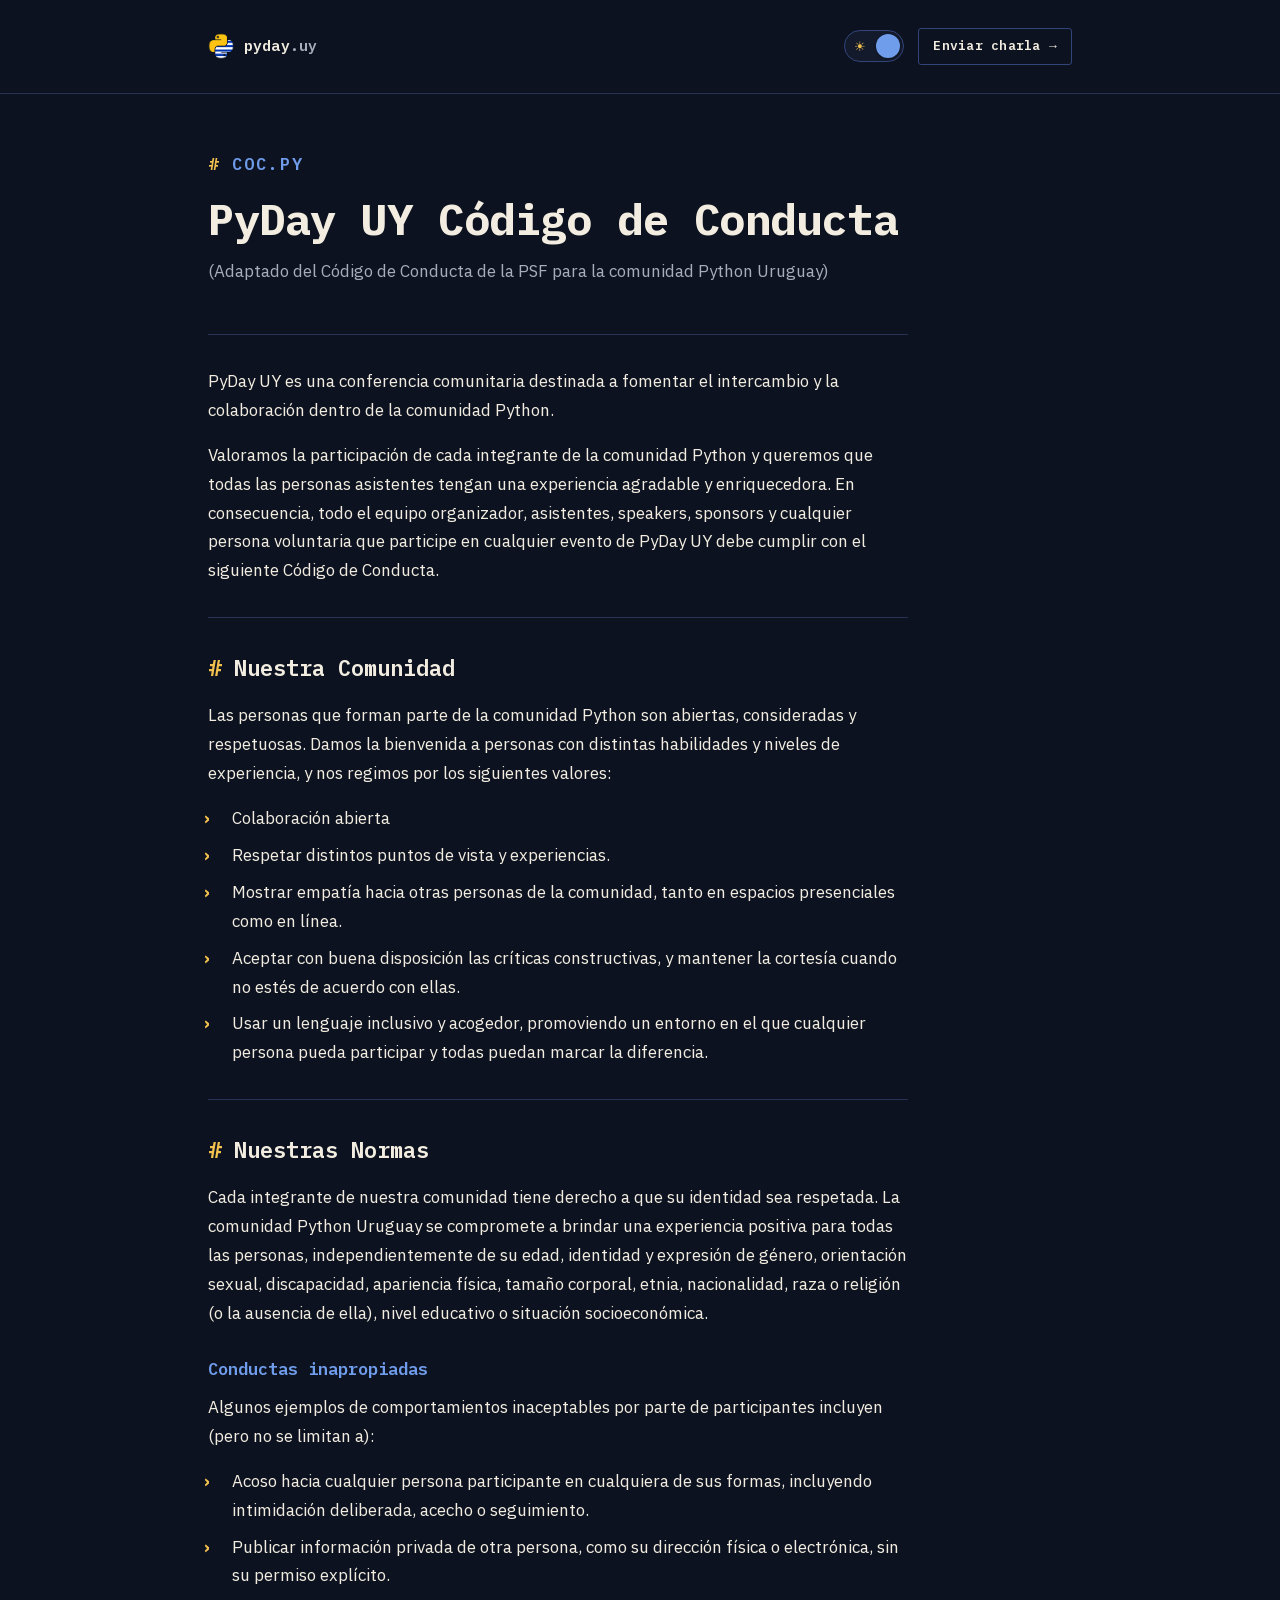
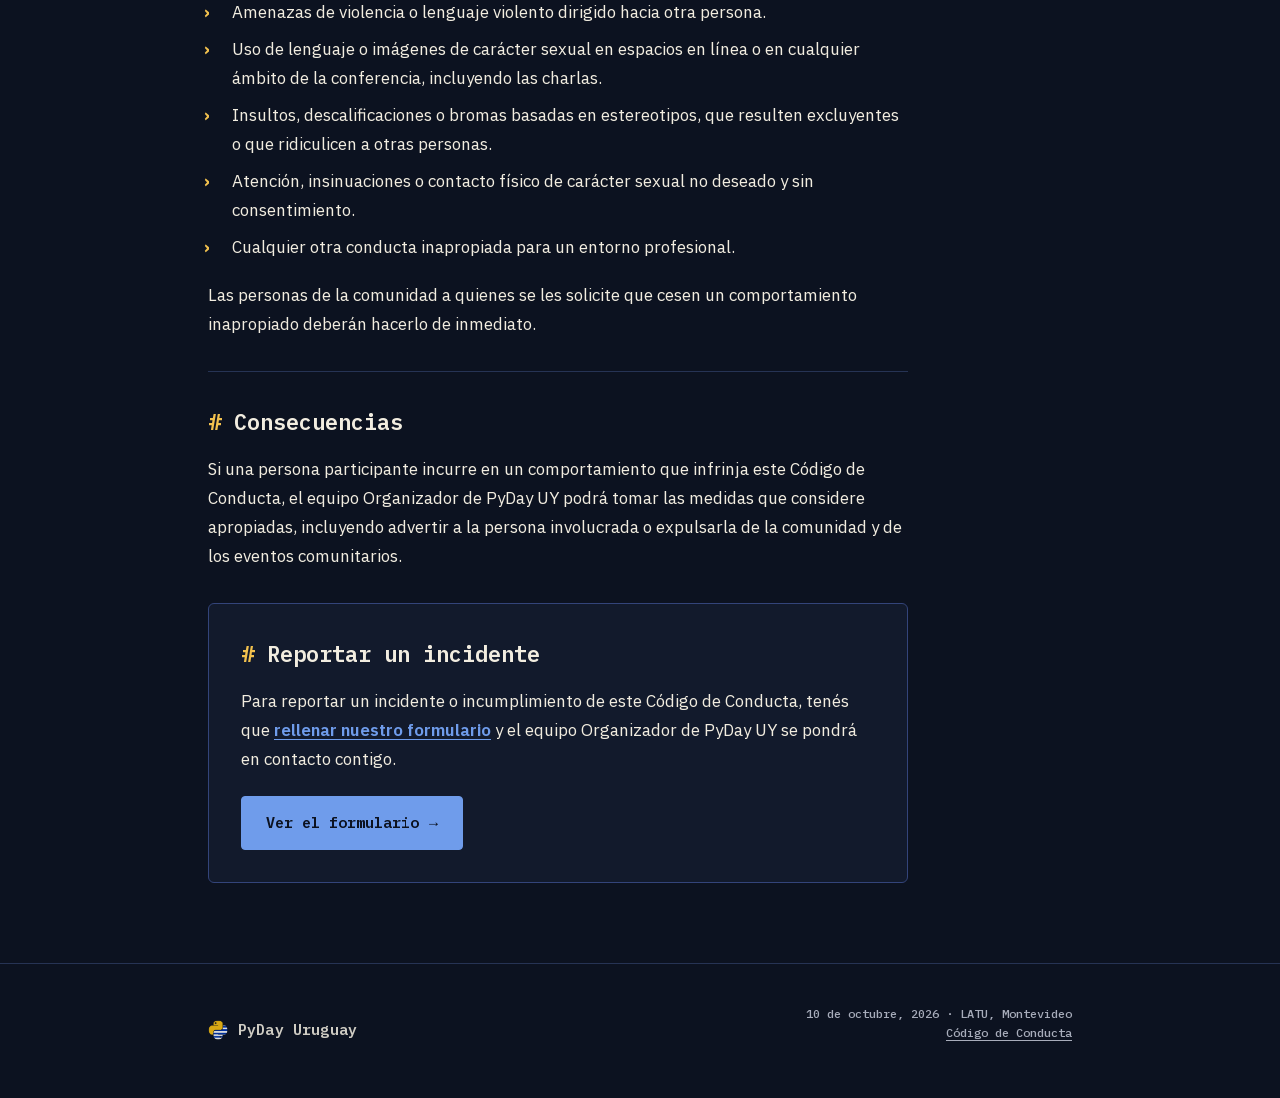
<file: codigo-de-conducta.html>
<!DOCTYPE html>
<html lang="es">

<head>
  <meta charset="utf-8" />
  <meta name="viewport" content="width=device-width, initial-scale=1" />
  <title>Código de Conducta — PyDay Uruguay</title>
  <link rel="stylesheet" href="styles.css">
  <link rel="icon" type="image/x-icon" href="assets/logo.png">

  <script>
    (function () {
      var saved = localStorage.getItem('pyday-theme');
      if (saved === 'dark' || saved === 'light') {
        document.documentElement.setAttribute('data-theme', saved);
      }
    })();
  </script>
</head>

<body>

  <nav class="wrap">
    <a class="brand" href="index.html">
      <img src="assets/logo.png" alt="PyDay UY Logo" />
      <span>pyday<span style="color:var(--ink-soft)">.uy</span></span>
    </a>
    <div class="nav-actions">
      <button id="theme-toggle" class="theme-toggle" type="button" role="switch" aria-checked="false"
        aria-label="Cambiar tema">
        <span class="track-icon icon-sun" aria-hidden="true">☀</span>
        <span class="track-icon icon-moon" aria-hidden="true">☾</span>
        <span class="thumb"></span>
      </button>
      <a class="cfp-link mono"
        href="https://docs.google.com/forms/d/e/1FAIpQLSfcn9E5Ts5lrqaylruZDrWQUb-33slaEt0W0gZzTvxEblPdQA/viewform"
        target="_blank" rel="noopener">Enviar charla →</a>
    </div>
  </nav>

  <script>
    (function () {
      var root = document.documentElement;
      var btn = document.getElementById('theme-toggle');
      if (!btn) return;
      var STORAGE_KEY = 'pyday-theme';

      function effectiveTheme() {
        return root.getAttribute('data-theme') || 'dark';
      }

      function updateButton() {
        var theme = effectiveTheme();
        var isDark = theme === 'dark';
        btn.classList.toggle('is-dark', isDark);
        btn.setAttribute('aria-checked', isDark ? 'true' : 'false');
        btn.setAttribute('aria-label', isDark ? 'Cambiar a modo claro' : 'Cambiar a modo oscuro');
      }

      updateButton();

      btn.addEventListener('click', function () {
        var next = effectiveTheme() === 'dark' ? 'light' : 'dark';
        root.setAttribute('data-theme', next);
        localStorage.setItem(STORAGE_KEY, next);
        updateButton();
      });
    })();
  </script>

  <main class="coc">
    <div class="wrap">
      <article class="coc-article">
        <header class="coc-head">
          <p class="eyebrow">coc.py</p>
          <h1>PyDay UY Código de Conducta</h1>
          <p class="coc-subtitle">(Adaptado del Código de Conducta de la PSF para la comunidad Python Uruguay)</p>
        </header>

        <p>PyDay UY es una conferencia comunitaria destinada a fomentar el intercambio y la colaboración dentro de la
          comunidad Python.</p>
        <p>Valoramos la participación de cada integrante de la comunidad Python y queremos que todas las personas
          asistentes tengan una experiencia agradable y enriquecedora. En consecuencia, todo el equipo organizador,
          asistentes, speakers, sponsors y cualquier persona voluntaria que participe en cualquier evento de PyDay UY
          debe cumplir con el siguiente Código de Conducta.</p>

        <section aria-labelledby="comunidad">
          <h2 id="comunidad">Nuestra Comunidad</h2>
          <p>Las personas que forman parte de la comunidad Python son abiertas, consideradas y respetuosas. Damos la
            bienvenida a personas con distintas habilidades y niveles de experiencia, y nos regimos por los siguientes
            valores:</p>
          <ul>
            <li>Colaboración abierta</li>
            <li>Respetar distintos puntos de vista y experiencias.</li>
            <li>Mostrar empatía hacia otras personas de la comunidad, tanto en espacios presenciales como en línea.</li>
            <li>Aceptar con buena disposición las críticas constructivas, y mantener la cortesía cuando no estés de
              acuerdo con ellas.</li>
            <li>Usar un lenguaje inclusivo y acogedor, promoviendo un entorno en el que cualquier persona pueda
              participar y todas puedan marcar la diferencia.</li>
          </ul>
        </section>

        <section aria-labelledby="normas">
          <h2 id="normas">Nuestras Normas</h2>
          <p>Cada integrante de nuestra comunidad tiene derecho a que su identidad sea respetada. La comunidad Python
            Uruguay se compromete a brindar una experiencia positiva para todas las personas, independientemente de su
            edad, identidad y expresión de género, orientación sexual, discapacidad, apariencia física, tamaño
            corporal, etnia, nacionalidad, raza o religión (o la ausencia de ella), nivel educativo o situación
            socioeconómica.</p>

          <h3>Conductas inapropiadas</h3>
          <p>Algunos ejemplos de comportamientos inaceptables por parte de participantes incluyen (pero no se limitan
            a):</p>
          <ul>
            <li>Acoso hacia cualquier persona participante en cualquiera de sus formas, incluyendo intimidación
              deliberada, acecho o seguimiento.</li>
            <li>Publicar información privada de otra persona, como su dirección física o electrónica, sin su permiso
              explícito.</li>
            <li>Amenazas de violencia o lenguaje violento dirigido hacia otra persona.</li>
            <li>Uso de lenguaje o imágenes de carácter sexual en espacios en línea o en cualquier ámbito de la
              conferencia, incluyendo las charlas.</li>
            <li>Insultos, descalificaciones o bromas basadas en estereotipos, que resulten excluyentes o que
              ridiculicen a otras personas.</li>
            <li>Atención, insinuaciones o contacto físico de carácter sexual no deseado y sin consentimiento.</li>
            <li>Cualquier otra conducta inapropiada para un entorno profesional.</li>
          </ul>
          <p>Las personas de la comunidad a quienes se les solicite que cesen un comportamiento inapropiado deberán
            hacerlo de inmediato.</p>
        </section>

        <section aria-labelledby="consecuencias">
          <h2 id="consecuencias">Consecuencias</h2>
          <p>Si una persona participante incurre en un comportamiento que infrinja este Código de Conducta, el equipo
            Organizador de PyDay UY podrá tomar las medidas que considere apropiadas, incluyendo advertir a la persona
            involucrada o expulsarla de la comunidad y de los eventos comunitarios.</p>
        </section>

        <section id="reportar" class="coc-report" aria-labelledby="reportar-titulo">
          <h2 id="reportar-titulo">Reportar un incidente</h2>
          <p>Para reportar un incidente o incumplimiento de este Código de Conducta, tenés que <a
              href="https://docs.google.com/forms/d/e/1FAIpQLSfGNMejq5bg8K7EXSE5rH7YlKIOpAKT2YnvwkD6lC7a0G3Kpw/viewform"
              target="_blank" rel="noopener">rellenar nuestro formulario</a> y el equipo Organizador de PyDay UY se
            pondrá en contacto contigo.</p>
          <a class="cfp-cta mono"
            href="https://docs.google.com/forms/d/e/1FAIpQLSfGNMejq5bg8K7EXSE5rH7YlKIOpAKT2YnvwkD6lC7a0G3Kpw/viewform"
            target="_blank" rel="noopener">Ver el formulario <span class="arrow">→</span></a>
        </section>
      </article>
    </div>
  </main>

  <footer>
    <div class="wrap">
      <div class="brand mono">
        <img src="assets/logo.png" alt="PyDay UY Logo" style="width:20px;height:20px" />
        <span>PyDay Uruguay</span>
      </div>
      <div class="fine">
        10 de octubre, 2026 · LATU, Montevideo<br>
        <a href="codigo-de-conducta.html" aria-current="page">Código de Conducta</a>
      </div>
    </div>
  </footer>

</body>

</html>
</file>
<file: styles.css>
@font-face {
    font-family: 'Plex Mono';
    font-weight: 500;
    font-style: normal;
    src: url([data-uri]) format('woff2');
    font-display: swap;
}

@font-face {
    font-family: 'Plex Mono';
    font-weight: 600;
    font-style: normal;
    src: url([data-uri]) format('woff2');
    font-display: swap;
}

@font-face {
    font-family: 'Plex Mono';
    font-weight: 700;
    font-style: normal;
    src: url([data-uri]) format('woff2');
    font-display: swap;
}

@font-face {
    font-family: 'Plex Sans';
    font-weight: 400 600;
    font-style: normal;
    src: url([data-uri]) format('woff2-variations'), url([data-uri]) format('woff2');
    font-display: swap;
}

:root {
    --bg: #0c1220;
    --bg-raised: #121a2c;
    --ink: #f2ede0;
    --ink-soft: #a8adbb;
    --line: #263354;
    --line-strong: #33447a;
    --gold: #f2c14e;
    --gold-bright: #f7d374;
    --blue: #6f9ceb;
    --blue-deep: #a9c4f5;
    --snake-body: rgba(111, 156, 235, 0.35);
    --snake-food: rgba(242, 193, 78, 0.6);
    --snake-grid: rgba(242, 237, 224, 0.05);
    --focus: var(--blue);
    --sponsor-bg: transparent;
    --sponsor-white-logo-filter: invert(0);
    --sponsor-dark-logo-filter: brightness(0) invert(1);
    --sponsor-dark-logo-with-white-filter: grayscale(100%) contrast(5000%) invert(1);
}

:root[data-theme="light"] {
    --bg: #faf6ec;
    --bg-raised: #f3ecdc;
    --ink: #1b1c20;
    --ink-soft: #55564f;
    --line: #ddd2b7;
    --line-strong: #c7b992;
    --gold: #c8891a;
    --gold-bright: #e8ae29;
    --blue: #1b4f9c;
    --blue-deep: #123a76;
    --snake-body: rgba(27, 79, 156, 0.5);
    --snake-food: rgba(200, 137, 26, 0.75);
    --snake-grid: rgba(27, 28, 32, 0.05);
    --focus: #1b4f9c;
    --sponsor-white-logo-filter: invert(1);
    --sponsor-dark-logo-filter: brightness(0) invert(0);
    --sponsor-dark-logo-with-white-filter: grayscale(100%) contrast(5000%) invert(0);
}

* {
    box-sizing: border-box;
}

body {
    margin: 0;
    background: var(--bg);
    color: var(--ink);
    font-family: 'Plex Sans', -apple-system, sans-serif;
    font-size: 16px;
    line-height: 1.6;
    -webkit-font-smoothing: antialiased;
}

a {
    color: inherit;
    cursor: pointer;
}

::selection {
    background: var(--gold-bright);
    color: #1b1c20;
}

:focus-visible {
    outline: 2px solid var(--focus);
    outline-offset: 3px;
}

.mono {
    font-family: 'Plex Mono', ui-monospace, SFMono-Regular, monospace;
}

.wrap {
    max-width: 920px;
    margin: 0 auto;
    padding: 0 28px;
}

/* ---------- nav ---------- */

nav.wrap {
    display: flex;
    align-items: center;
    justify-content: space-between;
    padding-top: 28px;
    padding-bottom: 28px;
    position: relative;
    z-index: 3;
}

.brand {
    display: flex;
    align-items: center;
    gap: 10px;
    font-family: 'Plex Mono', monospace;
    font-weight: 600;
    font-size: 15px;
    letter-spacing: 0.01em;
}

.brand img {
    width: 26px;
    height: 26px;
    display: block;
}

a.brand {
    text-decoration: none;
}

.nav-actions {
    display: flex;
    align-items: center;
    gap: 14px;
}

.theme-toggle {
    position: relative;
    display: inline-flex;
    align-items: center;
    width: 60px;
    height: 32px;
    border: 1px solid var(--line-strong);
    border-radius: 20px;
    background: var(--bg-raised);
    cursor: pointer;
    padding: 0;
    flex-shrink: 0;
    transition: border-color 0.2s ease;
}

.theme-toggle:hover {
    border-color: var(--blue);
}

.theme-toggle .track-icon {
    position: relative;
    z-index: 0;
    width: 50%;
    display: flex;
    align-items: center;
    justify-content: center;
    font-size: 13px;
    line-height: 1;
    pointer-events: none;
}

.theme-toggle .icon-sun {
    color: var(--gold);
}

.theme-toggle .icon-moon {
    color: var(--blue);
}

.theme-toggle .thumb {
    position: absolute;
    top: 3px;
    left: 3px;
    width: 24px;
    height: 24px;
    border-radius: 50%;
    background: var(--gold);
    box-shadow: 0 1px 3px rgba(0, 0, 0, 0.25);
    transition: transform 0.25s cubic-bezier(0.4, 0, 0.2, 1), background 0.25s ease;
}

.theme-toggle.is-dark .thumb {
    transform: translateX(28px);
    background: var(--blue);
}

nav a.cfp-link {
    font-family: 'Plex Mono', monospace;
    font-size: 13px;
    font-weight: 600;
    text-decoration: none;
    border: 1px solid var(--line-strong);
    padding: 7px 14px;
    border-radius: 3px;
    letter-spacing: 0.02em;
}

nav a.cfp-link:hover {
    border-color: var(--blue);
    color: var(--blue);
}

/* ---------- hero ---------- */

.hero {
    position: relative;
    padding-top: 56px;
    padding-bottom: 80px;
    overflow: hidden;
}

#hero-fallback {
    position: absolute;
    inset: 0;
    z-index: 0;
    pointer-events: none;
    background-image: radial-gradient(var(--snake-grid) 1.1px, transparent 1.1px);
    background-size: 22px 22px;
}

#snake-canvas {
    position: absolute;
    inset: 0;
    width: 100%;
    height: 100%;
    z-index: 1;
    pointer-events: none;
    opacity: 0;
    transition: opacity 0.6s ease;
}

#snake-canvas.is-ready {
    opacity: 1;
}

.hero .wrap {
    position: relative;
    z-index: 2;
}

.eyebrow {
    font-family: 'Plex Mono', monospace;
    font-size: 13px;
    font-weight: 600;
    letter-spacing: 0.12em;
    text-transform: uppercase;
    color: var(--blue);
    margin: 0 0 18px;
}

.eyebrow::before {
    content: "# ";
    color: var(--gold);
}

h1.wordmark {
    font-family: 'Plex Mono', monospace;
    font-weight: 700;
    font-size: clamp(48px, 9vw, 92px);
    line-height: 0.98;
    letter-spacing: -0.02em;
    margin: 0 0 40px;
    text-wrap: balance;
}

h1.wordmark .fn {
    color: var(--ink-soft);
    font-weight: 500;
}

h1.wordmark .py {
    color: var(--gold);
}

h1.wordmark .uy {
    color: var(--blue);
}

h1.wordmark .punct {
    color: var(--ink-soft);
}

.meta-block {
    display: inline-block;
    margin-top: 64px;
    border: 1px solid var(--line-strong);
    background: color-mix(in srgb, var(--bg-raised) 92%, transparent);
    border-radius: 4px;
    padding: 18px 22px;
    font-family: 'Plex Mono', monospace;
    font-size: 14px;
    backdrop-filter: blur(2px);
}

.meta-row {
    display: flex;
    gap: 14px;
    padding: 3px 0;
    white-space: nowrap;
}

.meta-key {
    color: var(--ink-soft);
    min-width: 78px;
}

.meta-val {
    color: var(--ink);
    font-weight: 600;
}

.meta-val.accent {
    color: var(--gold);
}

.meta-val.accent2 {
    color: var(--blue);
}

/* ---------- section shell ---------- */

section {
    padding: 64px 0;
    border-top: 1px solid var(--line);
    position: relative;
    z-index: 2;
    background: var(--bg);
}

.section-head {
    margin-bottom: 28px;
}

h2 {
    font-family: 'Plex Mono', monospace;
    font-size: 22px;
    font-weight: 600;
    margin: 0;
    text-wrap: balance;
}

.lede {
    font-size: 17px;
    max-width: 62ch;
    color: var(--ink);
}

.lede+.lede {
    margin-top: 14px;
}

/* ---------- facts grid ---------- */

.facts {
    display: grid;
    grid-template-columns: repeat(3, 1fr);
    gap: 1px;
    background: var(--line);
    border: 1px solid var(--line);
    border-radius: 4px;
    overflow: hidden;
    margin-top: 32px;
}

.fact {
    background: var(--bg);
    padding: 22px 20px;
}

.fact .k {
    font-family: 'Plex Mono', monospace;
    font-size: 11px;
    letter-spacing: 0.1em;
    text-transform: uppercase;
    color: var(--ink-soft);
    margin: 0 0 8px;
}

.fact .v {
    font-size: 17px;
    font-weight: 600;
    margin: 0;
}

.fact .v small {
    display: block;
    font-weight: 400;
    font-size: 13px;
    color: var(--ink-soft);
    margin-top: 3px;
}

/* ---------- tickets / countdown ---------- */

.tickets-panel {
    position: relative;
    border: 1px solid var(--line-strong);
    border-radius: 8px;
    padding: 32px;
    margin-top: 24px;
    background: var(--bg-raised);
}

.countdown-title {
    font-family: 'Plex Mono', monospace;
    font-size: 13px;
    font-weight: 600;
    color: var(--blue);
    margin: 0 0 16px;
    text-transform: uppercase;
    letter-spacing: 0.08em;
    text-align: left;
}

.countdown-grid {
    display: flex;
    align-items: center;
    justify-content: center;
    gap: 16px;
    width: 100%;
}

.countdown-item {
    position: relative;
    display: flex;
    flex-direction: column;
    align-items: center;
    justify-content: center;
    background: var(--bg);
    border: 1px solid var(--line);
    border-radius: 6px;
    padding: 16px 20px;
    min-width: 96px;
    transition: border-color 0.3s ease, transform 0.2s ease;
}

.countdown-item:hover {
    border-color: var(--gold);
    transform: translateY(-2px);
}

.countdown-value {
    font-size: 38px;
    font-weight: 700;
    color: var(--gold);
    line-height: 1;
    transition: transform 0.15s ease, color 0.15s ease;
}

.countdown-value.tick-pulse {
    animation: tickPulse 0.35s ease-out;
}

@keyframes tickPulse {
    0% {
        transform: scale(1);
    }

    50% {
        transform: scale(1.15);
        color: var(--gold-bright);
    }

    100% {
        transform: scale(1);
    }
}

.countdown-label {
    font-size: 11px;
    letter-spacing: 0.1em;
    text-transform: uppercase;
    color: var(--ink-soft);
    margin-top: 8px;
}

.countdown-separator {
    font-size: 28px;
    font-weight: 600;
    color: var(--blue);
    margin-top: -18px;
}

@media (max-width: 580px) {
    .tickets-panel {
        padding: 20px 16px 24px;
    }

    .countdown-grid {
        gap: 8px;
    }

    .countdown-item {
        padding: 12px 8px;
        min-width: 64px;
        flex: 1;
    }

    .countdown-value {
        font-size: 24px;
    }

    .countdown-label {
        font-size: 10px;
        margin-top: 6px;
    }

    .countdown-separator {
        font-size: 20px;
        margin-top: -14px;
    }
}

/* ---------- schedule ---------- */

.schedule-panel {
    border: 1px solid var(--line-strong);
    border-radius: 8px;
    padding: 24px;
    margin-top: 24px;
    background: var(--bg-raised);
}

.schedule-list {
    display: flex;
    flex-direction: column;
    gap: 12px;
}

.schedule-item {
    background: var(--bg);
    border: 1px solid var(--line);
    border-radius: 6px;
    overflow: hidden;
    transition: border-color 0.2s ease, box-shadow 0.2s ease, background-color 0.2s ease;
}

.schedule-item:hover {
    border-color: var(--blue);
}

.schedule-item[open] {
    border-color: var(--blue);
    background: color-mix(in srgb, var(--bg-raised) 60%, var(--bg));
    box-shadow: 0 4px 12px rgba(0, 0, 0, 0.15);
}

.schedule-header {
    display: grid;
    grid-template-columns: 160px 1fr auto;
    align-items: center;
    padding: 16px 20px;
    cursor: pointer;
    user-select: none;
    list-style: none;
    gap: 16px;
}

.schedule-header::-webkit-details-marker,
.schedule-header::marker {
    display: none;
    content: "";
}

.schedule-time {
    font-family: 'Plex Mono', monospace;
    font-size: 14px;
    font-weight: 600;
    color: var(--gold);
    display: flex;
    align-items: center;
    gap: 6px;
    white-space: nowrap;
}

:root[data-theme="light"] .schedule-time {
    color: var(--blue);
}

.schedule-time::before {
    content: "›";
    color: var(--blue);
    font-weight: 700;
}

.schedule-info {
    display: flex;
    flex-direction: column;
    gap: 3px;
}

.schedule-talk-title {
    font-size: 16px;
    font-weight: 600;
    color: var(--ink);
    line-height: 1.35;
}

.schedule-speaker {
    font-family: 'Plex Mono', monospace;
    font-size: 13px;
    color: var(--ink-soft);
}

.schedule-toggle-icon {
    font-size: 11px;
    color: var(--ink-soft);
    transition: transform 0.25s ease, color 0.2s ease, background-color 0.2s ease;
    display: flex;
    align-items: center;
    justify-content: center;
    width: 26px;
    height: 26px;
    border-radius: 50%;
    background: color-mix(in srgb, var(--line) 60%, transparent);
}

.schedule-header:hover .schedule-toggle-icon {
    color: var(--blue);
    background: var(--line);
}

.schedule-item[open] .schedule-toggle-icon {
    transform: rotate(180deg);
    color: var(--gold);
    background: color-mix(in srgb, var(--gold) 20%, transparent);
}

.schedule-description {
    padding: 14px 20px 18px 196px;
    border-top: 1px dashed var(--line);
    color: var(--ink-soft);
    font-size: 14px;
    line-height: 1.6;
}

.schedule-description p {
    margin: 0;
    margin-bottom: 6px;
}

.schedule-muted {
    font-weight: 400;
    color: var(--ink-soft);
}

@media (max-width: 720px) {
    .schedule-header {
        grid-template-columns: 1fr auto;
        gap: 8px 12px;
    }

    .schedule-time {
        grid-column: 1 / -1;
    }

    .schedule-description {
        padding: 14px 16px 16px 16px;
    }
}

@media (max-width: 580px) {
    .schedule-panel {
        padding: 16px 10px;
    }

    .schedule-header {
        padding: 14px 14px;
    }
}

/* ---------- CFP ---------- */

.cfp-panel {
    transform: perspective(800px) rotateX(0deg) rotateY(0deg);
    transition: transform 0.25s ease;
    will-change: transform;
}

.cfp-panel {
    border: 1px solid var(--line-strong);
    border-radius: 6px;
    padding: 36px 32px;
    margin-top: 28px;
    background: var(--bg-raised);
}

.cfp-panel h3 {
    font-family: 'Plex Mono', monospace;
    font-size: 20px;
    margin: 0 0 10px;
}

.cfp-panel p {
    color: var(--ink-soft);
    max-width: 56ch;
    margin: 0 0 22px;
}

.cfp-cta {
    display: inline-flex;
    align-items: center;
    gap: 10px;
    font-family: 'Plex Mono', monospace;
    font-weight: 600;
    font-size: 15px;
    padding: 14px 24px;
    border-radius: 4px;
    background: var(--blue);
    color: var(--bg);
    text-decoration: none;
    border: 1px solid var(--blue);
}

.cfp-cta:hover {
    background: var(--blue-deep);
    border-color: var(--blue-deep);
}

.cfp-cta .arrow {
    transition: transform 0.15s ease;
    display: inline-block;
}

.cfp-cta:hover .arrow {
    transform: translateX(3px);
}

/* ---------- about grid ---------- */

.about-grid {
    display: grid;
    grid-template-columns: 1.1fr 0.9fr;
    gap: 48px;
    margin-top: 8px;
}

.col-secondary {
    border-left: 1px solid var(--line);
    padding-left: 40px;
}

.col-label {
    font-family: 'Plex Mono', monospace;
    font-weight: 600;
    font-size: 15px;
    color: var(--blue);
    margin: 0 0 12px;
}

/* ---------- team ---------- */

.team-list {
    display: grid;
    grid-template-columns: repeat(3, 1fr);
    gap: 20px 40px;
    margin: 28px 0 0;
    padding: 0;
    list-style: none;
}

.team-list li {
    display: flex;
    align-items: center;
    gap: 9px;
    font-family: 'Plex Mono', monospace;
    font-size: 16px;
    font-weight: 600;
}

.team-list li::before {
    content: "›";
    color: var(--gold);
    font-weight: 700;
}

.team-list a {
    color: inherit;
    text-decoration: none;
}

.team-list a:hover {
    color: var(--blue);
    text-decoration: underline;
}

.middle-community-item {
    margin-left: 32px;
}

/* ---------- sponsors ---------- */

.sponsor-logos {
    display: grid;
    grid-template-columns: repeat(3, 1fr);
    gap: 20px;
    margin: 28px 0 0;
}

.sponsor-logos img {
    max-width: 100%;
    max-height: 80px;
    object-fit: contain;
}

.sponsor-logo {
    display: flex;
    align-items: center;
    justify-content: center;
    padding: 16px 24px;
    border-radius: 6px;
    background: var(--sponsor-bg);
    transition: transform 0.2s ease-in-out, background-color 0.25s ease;
    box-sizing: border-box;
    width: 100%;
}

.sponsor-logo:hover {
    transform: scale(1.05);
}

.sponsor-logo:focus {
    outline: 2px solid var(--blue);
}

@media (min-width: 721px) {
    .sponsor-logos > :nth-child(3n+1):last-child {
        grid-column: 2;
    }
}

@media (max-width: 720px) {
    .sponsor-logos {
        grid-template-columns: repeat(2, 1fr);
    }

    .sponsor-logos > :nth-child(2n+1):last-child {
        grid-column: 1 / -1;
        max-width: 50%;
        justify-self: center;
    }
}

@media (max-width: 480px) {
    .sponsor-logos {
        grid-template-columns: 1fr;
    }

    .sponsor-logos > :last-child {
        grid-column: auto;
        max-width: 100%;
    }
}

.white-logo {
    filter: var(--sponsor-white-logo-filter);
}

.dark-logo {
    filter: var(--sponsor-dark-logo-filter);
}

.dark-logo-with-white {
    filter: var(--sponsor-dark-logo-with-white-filter);
}

#ort-logo {
    max-width: 250px;
}

/* ---------- código de conducta ---------- */

.coc {
    border-top: 1px solid var(--line);
    padding: 56px 0 80px;
}

.coc-article {
    max-width: 70ch;
}

.coc-head {
    padding-bottom: 32px;
    margin-bottom: 32px;
    border-bottom: 1px solid var(--line);
}

.coc h1 {
    font-family: 'Plex Mono', monospace;
    font-weight: 700;
    font-size: clamp(30px, 5vw, 44px);
    line-height: 1.1;
    letter-spacing: -0.01em;
    margin: 0 0 14px;
    text-wrap: balance;
}

.coc-subtitle {
    font-size: 15px;
    color: var(--ink-soft);
    margin: 0;
}

.coc p,
.coc li {
    font-size: 17px;
    line-height: 1.7;
}

.coc p {
    margin: 0 0 16px;
}

/* sections inside the article: divider only, no full-width shell */
.coc section {
    padding: 32px 0 0;
    margin-top: 32px;
    border-top: 1px solid var(--line);
    background: none;
}

.coc h2 {
    margin: 0 0 16px;
}

.coc h2::before {
    content: "# ";
    color: var(--gold);
}

.coc h3 {
    font-family: 'Plex Mono', monospace;
    font-size: 17px;
    font-weight: 600;
    color: var(--blue);
    margin: 28px 0 10px;
}

.coc ul {
    margin: 0 0 20px;
    padding-left: 1.5em;
    list-style-type: "›  ";
}

.coc li {
    margin-bottom: 8px;
}

.coc li::marker {
    color: var(--gold);
    font-family: 'Plex Mono', monospace;
    font-weight: 700;
}

.coc p a {
    color: var(--blue);
    font-weight: 600;
    text-underline-offset: 3px;
}

.coc p a:hover {
    color: var(--blue-deep);
}

.coc .coc-report {
    border: 1px solid var(--line-strong);
    border-radius: 6px;
    padding: 32px;
    background: var(--bg-raised);
}

.coc .coc-report p {
    margin-bottom: 22px;
}

@media (max-width: 580px) {
    .coc {
        padding: 40px 0 56px;
    }

    .coc p,
    .coc li {
        font-size: 16px;
    }

    .coc .coc-report {
        padding: 24px 20px;
    }
}

/* ---------- footer ---------- */

footer {
    border-top: 1px solid var(--line);
    padding: 40px 0 56px;
}

footer .wrap {
    display: flex;
    justify-content: space-between;
    align-items: flex-end;
    flex-wrap: wrap;
    gap: 20px;
}

footer .brand {
    opacity: 0.85;
}

footer .fine {
    font-family: 'Plex Mono', monospace;
    font-size: 12px;
    color: var(--ink-soft);
    text-align: right;
}

footer .fine a {
    text-underline-offset: 3px;
}

footer .fine a:hover {
    color: var(--blue);
}

@media (max-width: 400px) {
    .wordmark {
        display: flex;
        flex-direction: column;
    }

    .pyday-text {
        margin-left: 48px;
    }
}

@media (max-width: 720px) {
    .facts {
        grid-template-columns: 1fr;
    }

    .about-grid {
        grid-template-columns: 1fr;
        gap: 32px;
    }

    .col-secondary {
        border-left: none;
        padding-left: 0;
        border-top: 1px solid var(--line);
        padding-top: 32px;
    }

    .team-list {
        grid-template-columns: repeat(2, 1fr);
    }

    .middle-community-item {
        margin-left: 0px;
    }

    .meta-row {
        flex-wrap: wrap;
        white-space: normal;
    }

    footer .wrap {
        flex-direction: column;
        align-items: flex-start;
    }

    footer .fine {
        text-align: left;
    }
}

@media (prefers-reduced-motion: reduce) {
    #snake-canvas {
        display: none;
    }

    .cfp-panel {
        transition: none;
    }
}
</file>
